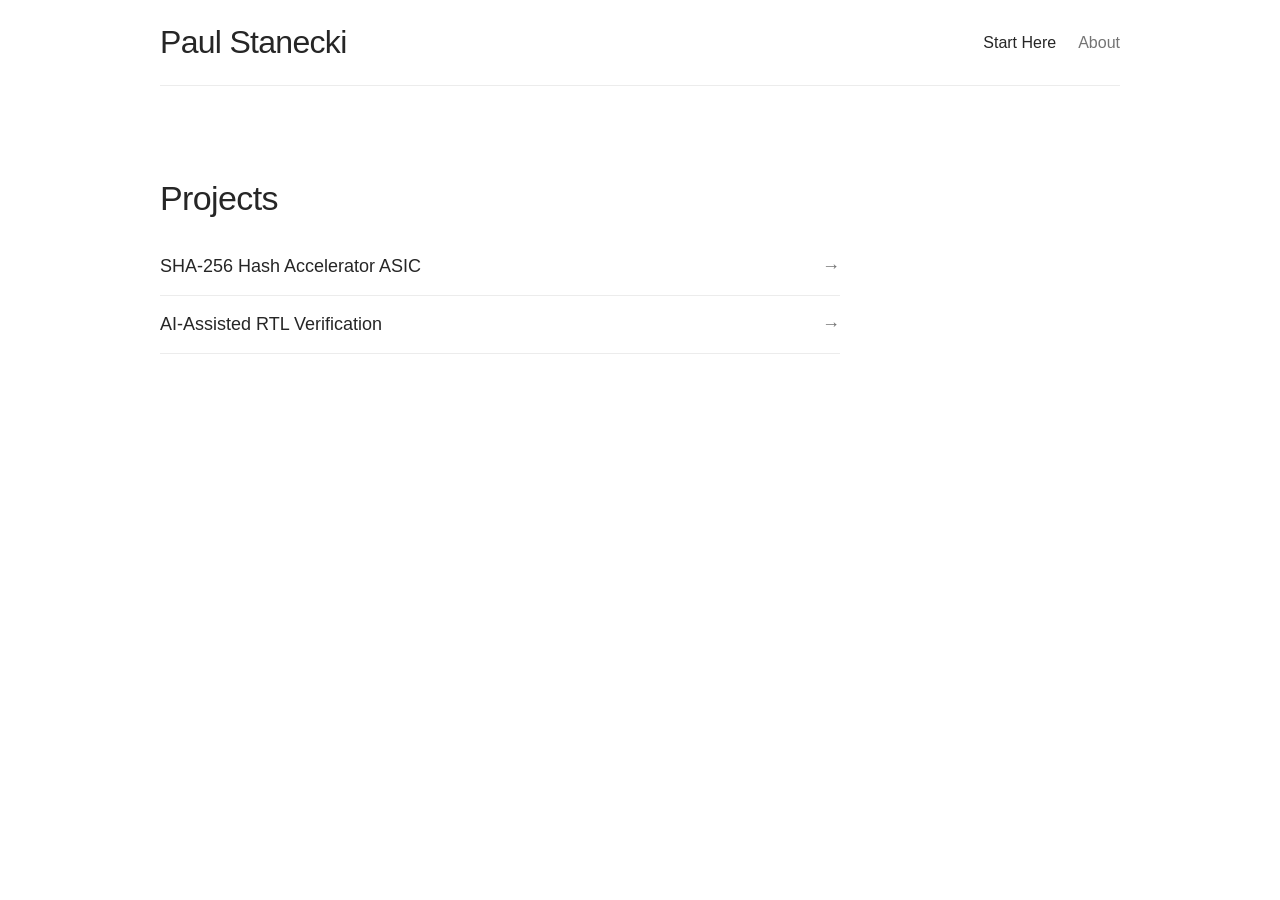
<file: index.html>
<!DOCTYPE html>
<html lang="en">
<head>
    <meta charset="utf-8">
    <meta name="viewport" content="width=device-width, initial-scale=1">
    <meta name="description" content="Paul Stanecki, computer engineering student at Purdue University. Engineering projects and things I’m learning.">
    <title>Paul Stanecki</title>
    <link rel="stylesheet" href="styles.css">
</head>
<body>
    <a class="skip-link" href="#main">Skip to content</a>
    <div class="site">
        <header class="site-header">
            <a class="site-name" href="index.html">Paul Stanecki</a>
            <nav aria-label="Main navigation">
                <a href="index.html" aria-current="page">Start Here</a>
                <a href="about.html">About</a>
            </nav>
        </header>
        <main id="main">
            <section class="projects-section" aria-labelledby="projects-heading">
                <h1 id="projects-heading">Projects</h1>
            <ul class="project-list">
                <li><a href="projects/sha256-accelerator.html">SHA-256 Hash Accelerator ASIC <span aria-hidden="true">→</span></a></li>
                <li><a href="projects/ai-assisted-rtl-verification.html">AI-Assisted RTL Verification <span aria-hidden="true">→</span></a></li>
            </ul>
            </section>
        </main>
    </div>
</body>
</html>
</file>
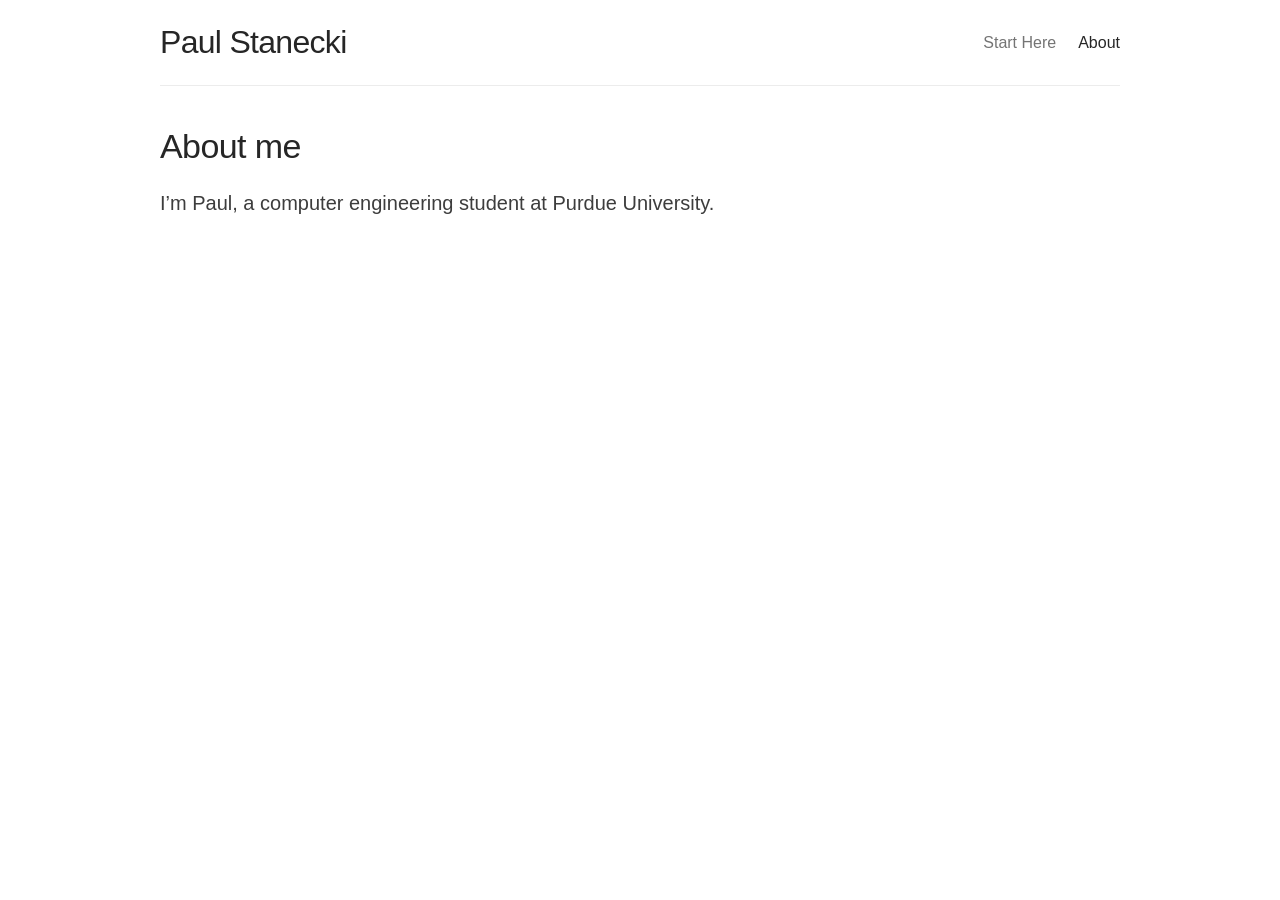
<file: about.html>
<!DOCTYPE html>
<html lang="en">
<head>
    <meta charset="utf-8">
    <meta name="viewport" content="width=device-width, initial-scale=1">
    <meta name="description" content="Paul Stanecki, computer engineering student at Purdue University. Engineering projects and things I’m learning.">
    <title>About — Paul Stanecki</title>
    <link rel="stylesheet" href="styles.css">
</head>
<body>
    <a class="skip-link" href="#main">Skip to content</a>
    <div class="site">
        <header class="site-header">
            <a class="site-name" href="index.html">Paul Stanecki</a>
            <nav aria-label="Main navigation">
                <a href="index.html">Start Here</a>
                <a href="about.html" aria-current="page">About</a>
            </nav>
        </header>
        <main id="main">
            <h1>About me</h1>
            <p class="intro">I’m Paul, a computer engineering student at Purdue University.</p>
        </main>
    </div>
</body>
</html>
</file>
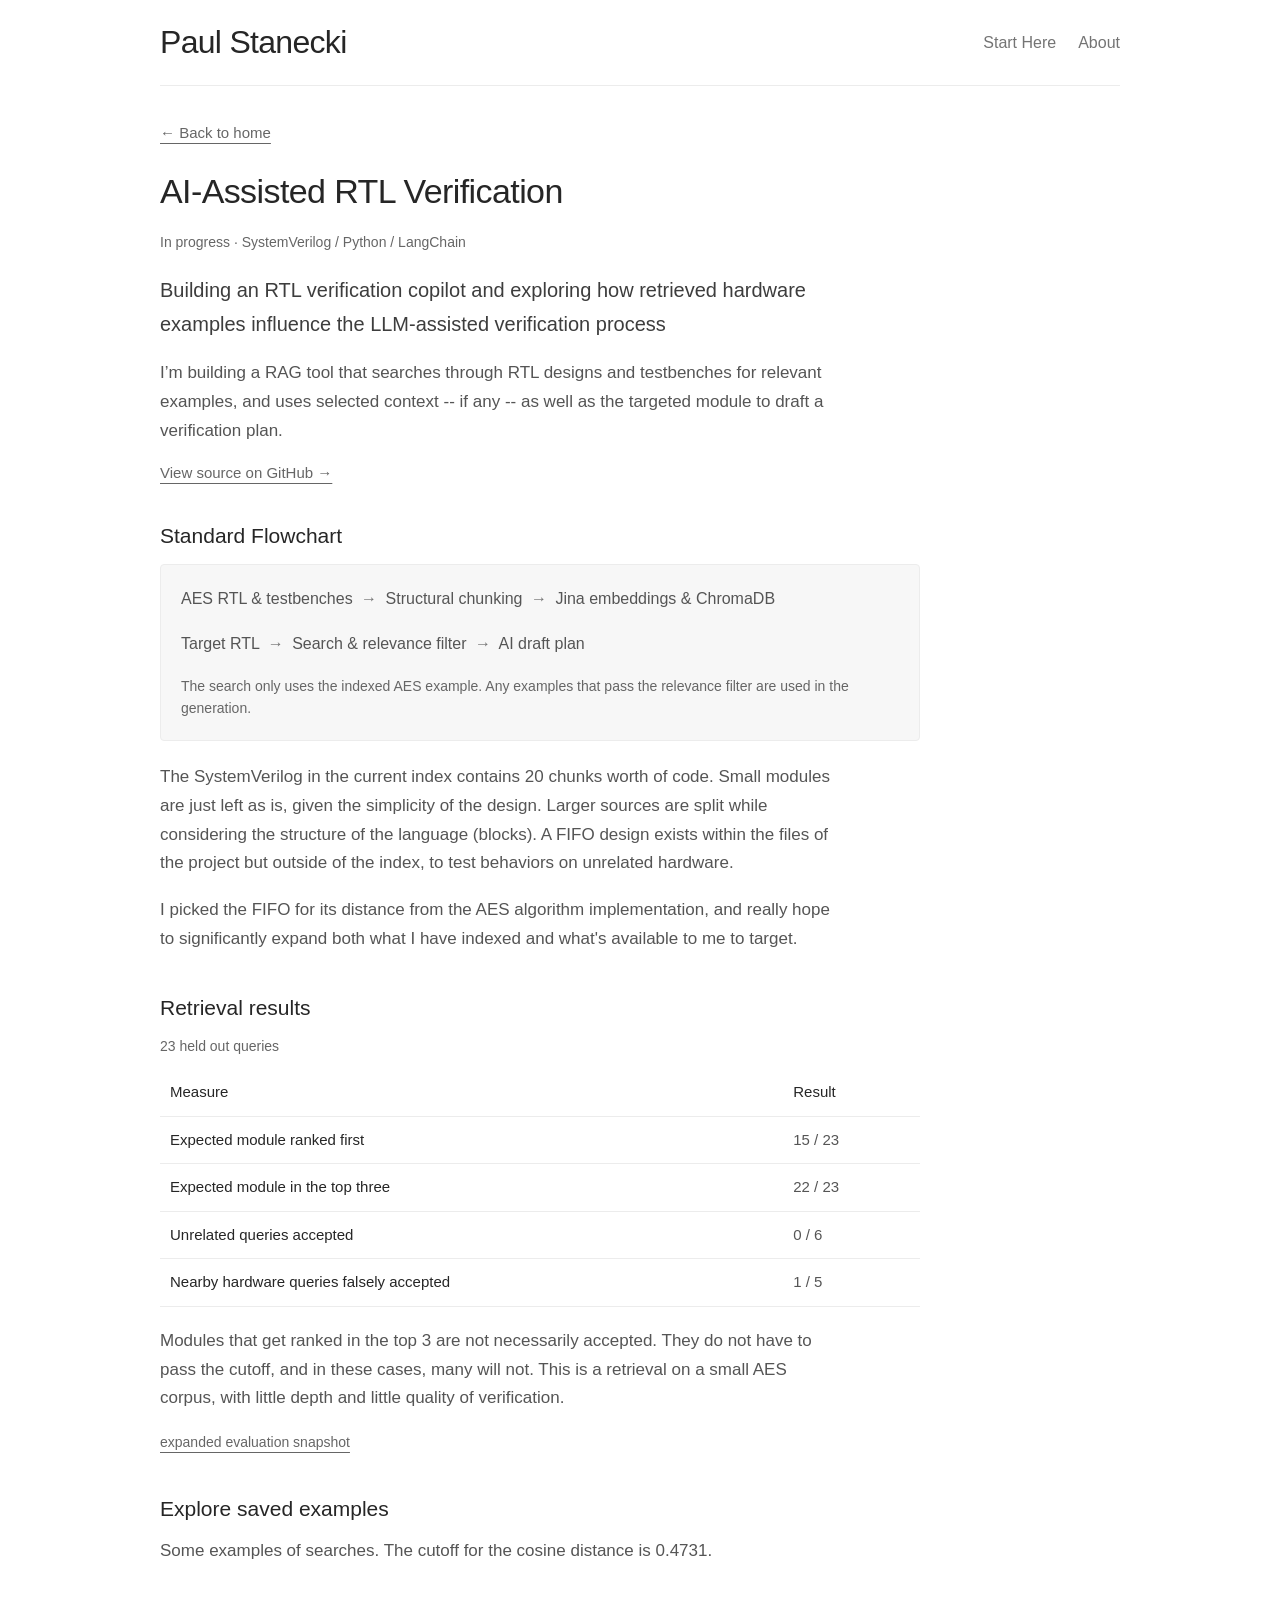
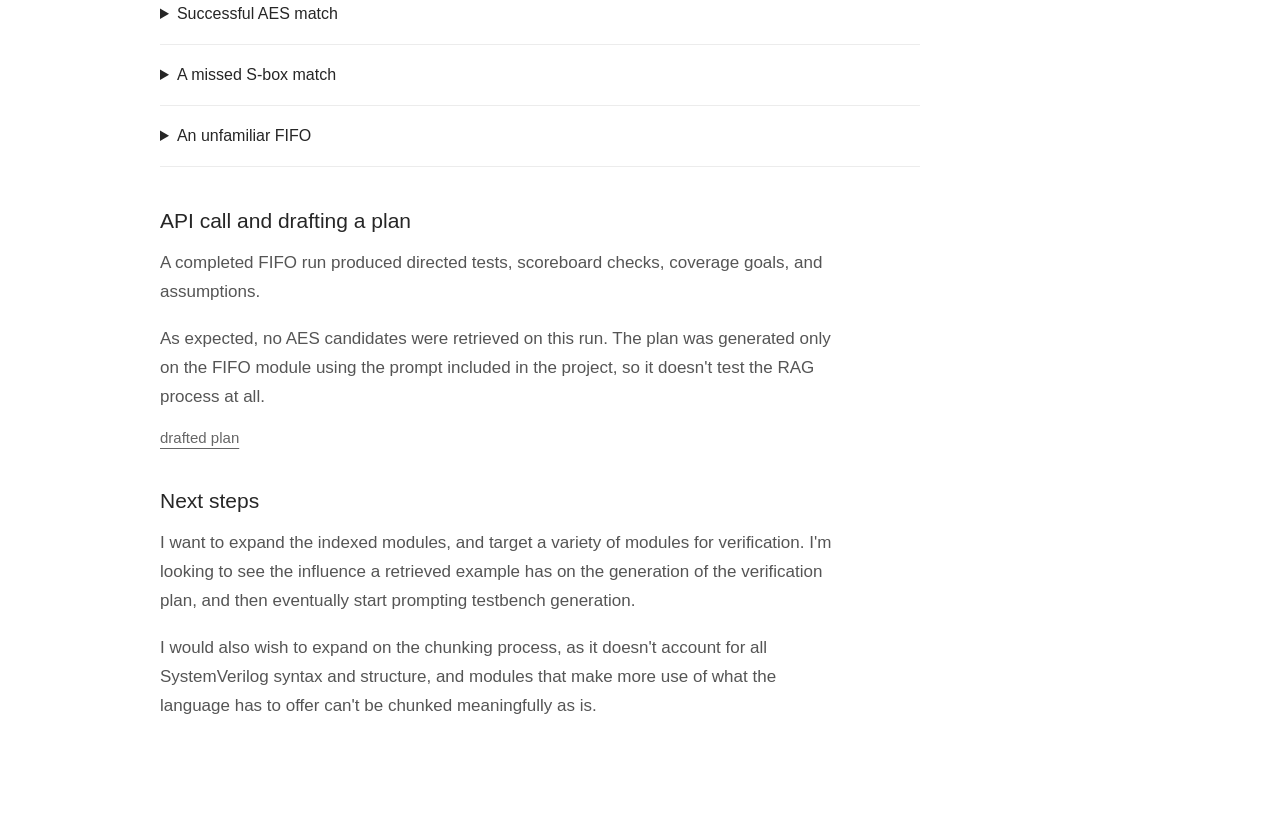
<file: projects/ai-assisted-rtl-verification.html>
<!DOCTYPE html>
<html lang="en">
<head>
    <meta charset="utf-8">
    <meta name="viewport" content="width=device-width, initial-scale=1">
    <meta name="description" content="An in-progress exploration of retrieval and AI-assisted verification planning for SystemVerilog designs.">
    <title>AI-Assisted RTL Verification — Paul Stanecki</title>
    <link rel="stylesheet" href="../styles.css">
</head>
<body>
    <a class="skip-link" href="#main">Skip to content</a>
    <div class="site">
        <header class="site-header">
            <a class="site-name" href="../index.html">Paul Stanecki</a>
            <nav aria-label="Main navigation">
                <a href="../index.html">Start Here</a>
                <a href="../about.html">About</a>
            </nav>
        </header>
        <main id="main" class="case-study">
            <a class="text-link back-link" href="../index.html">← Back to home</a>
            <h1>AI-Assisted RTL Verification</h1>
            <p class="project-status">In progress · SystemVerilog / Python / LangChain</p>
            <p class="intro">Building an RTL verification copilot and exploring how retrieved hardware examples influence the LLM-assisted verification process</p>
            <p>I’m building a RAG tool that searches through RTL designs and testbenches for relevant examples, and uses selected context -- if any -- as well as the targeted module to draft a verification plan.</p>
            <a class="text-link" href="https://github.com/pstanecki/aes">View source on GitHub →</a>

            <section aria-labelledby="pipeline-heading">
                <h2 id="pipeline-heading">Standard Flowchart</h2>
                <figure class="pipeline">
                    <p>AES RTL &amp; testbenches <span aria-hidden="true">→</span> Structural chunking <span aria-hidden="true">→</span> Jina embeddings &amp; ChromaDB</p>
                    <p>Target RTL <span aria-hidden="true">→</span> Search &amp; relevance filter <span aria-hidden="true">→</span> AI draft plan</p>
                    <figcaption>The search only uses the indexed AES example. Any examples that pass the relevance filter are used in the generation.</figcaption>
                </figure>
                <p>The SystemVerilog in the current index contains 20 chunks worth of code. Small modules are just left as is, given the simplicity of the design. Larger sources are split while considering the structure of the language (blocks). A FIFO design exists within the files of the project but outside of the index, to test behaviors on unrelated hardware.</p>
                <p>I picked the FIFO for its distance from the AES algorithm implementation, and really hope to significantly expand both what I have indexed and what's available to me to target.</p>
            </section>

            <section aria-labelledby="results-heading">
                <h2 id="results-heading">Retrieval results</h2>
                <div class="table-scroll"><table>
                    <caption>23 held out queries</caption>
                    <thead><tr><th scope="col">Measure</th><th scope="col">Result</th></tr></thead>
                    <tbody>
                        <tr><th scope="row">Expected module ranked first</th><td>15 / 23</td></tr>
                        <tr><th scope="row">Expected module in the top three</th><td>22 / 23</td></tr>
                        <tr><th scope="row">Unrelated queries accepted</th><td>0 / 6</td></tr>
                        <tr><th scope="row">Nearby hardware queries falsely accepted</th><td>1 / 5</td></tr>
                    </tbody>
                </table></div>
                <p>Modules that get ranked in the top 3 are not necessarily accepted. They do not have to pass the cutoff, and in these cases, many will not. This is a retrieval on a small AES corpus, with little depth and little quality of verification.</p>
                <p class="source-note"><a href="ai-verification-artifacts/retrieval-results.json">expanded evaluation snapshot</a></p>
            </section>

            <section aria-labelledby="examples-heading">
                <h2 id="examples-heading">Explore saved examples</h2>
                <p>Some examples of searches. The cutoff for the cosine distance is 0.4731.</p>
                <details class="retrieval-example">
                    <summary>Successful AES match</summary>
                    <p>Permute the rows of a 128 bit encryption state by rotating bytes</p>
                    <div class="table-scroll"><table><caption>Top three retrieved chunks</caption><thead><tr><th scope="col">Module</th><th scope="col">Distance</th><th scope="col">Cutoff</th></tr></thead><tbody><tr><td><code>aes_shiftrows</code></td><td>0.4126</td><td>Pass</td></tr><tr><td><code>aes_shiftrows_tb</code></td><td>0.4618</td><td>Pass</td></tr><tr><td><code>aes_mixcolumns_tb</code></td><td>0.4643</td><td>Pass</td></tr></tbody></table></div>
                    <p>aes_shiftrows is the expected module. Ranks first and passed the cutoff which is nice.</p>
                </details>
                <details class="retrieval-example">
                    <summary>A missed S-box match</summary>
                    <p>Find the combinational case table that maps each possible input byte to its Rijndael substitution value.</p>
                    <div class="table-scroll"><table><caption>Top three retrieved chunks</caption><thead><tr><th scope="col">Module</th><th scope="col">Distance</th><th scope="col">Cutoff</th></tr></thead><tbody><tr><td><code>aes_subbytes</code></td><td>0.4941</td><td>Reject</td></tr><tr><td><code>aes_mixcolumns_tb</code></td><td>0.5106</td><td>Reject</td></tr><tr><td><code>aes_subbytes_tb</code></td><td>0.5495</td><td>Reject</td></tr></tbody></table></div>
                    <p>aes_subbox is the expected module, and is absent from all three. The query describes a slightly different implementation of the sbox, so it is slightly misleading as far as what we're looking for. The three modules that do rank all passed the cutoff.</p>
                </details>
                <details class="retrieval-example">
                    <summary>An unfamiliar FIFO</summary>
                    <p>Query: held-out sync_fifo RTL source</p>
                    <div class="table-scroll"><table><caption>Top three retrieved chunks</caption><thead><tr><th scope="col">Module</th><th scope="col">Distance</th><th scope="col">Cutoff</th></tr></thead><tbody><tr><td><code>aes_full_tb</code></td><td>0.6112</td><td>Reject</td></tr><tr><td><code>aes_full</code></td><td>0.6252</td><td>Reject</td></tr><tr><td><code>aes_full</code></td><td>0.6283</td><td>Reject</td></tr></tbody></table></div>
                    <p>All three AES candidates did not pass the cutoff. The planner goes on without using the examples.</p>
                </details>
            </section>

            <section aria-labelledby="plan-heading">
                <h2 id="plan-heading">API call and drafting a plan</h2>
                <p>A completed FIFO run produced directed tests, scoreboard checks, coverage goals, and assumptions. <M-D-2></p>
                <p>As expected, no AES candidates were retrieved on this run. The plan was generated only on the FIFO module using the prompt included in the project, so it doesn't test the RAG process at all.</p>
                <a class="text-link" href="ai-verification-artifacts/fifo-plan.md">drafted plan</a>
            </section>

            <section aria-labelledby="next-heading">
                <h2 id="next-heading">Next steps</h2>
		<p>I want to expand the indexed modules, and target a variety of modules for verification. I'm looking to see the influence a retrieved example has on the generation of the verification plan, and then eventually start prompting testbench generation.</p> 
		<p>I would also wish to expand on the chunking process, as it doesn't account for all SystemVerilog syntax and structure, and modules that make more use of what the language has to offer can't be chunked meaningfully as is.</p>
            </section>
        </main>
    </div>
</body>
</html>
</file>
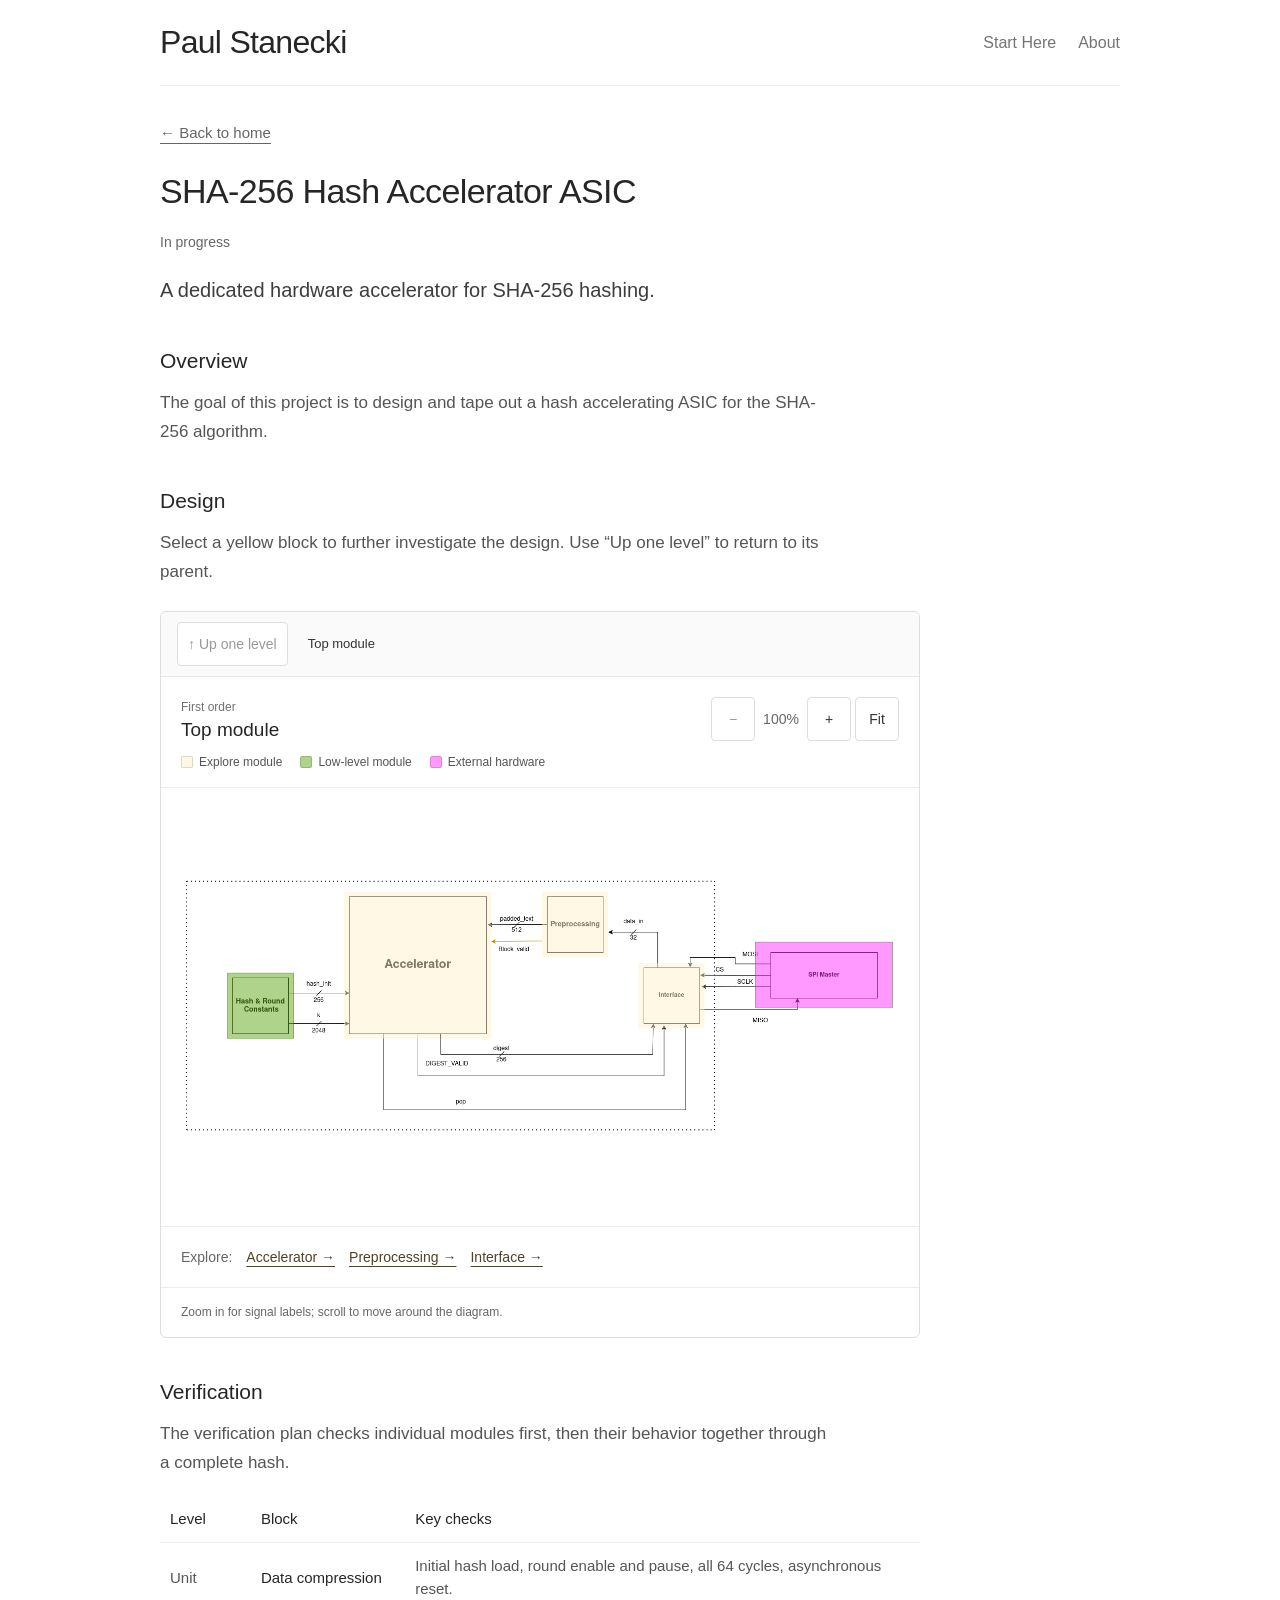
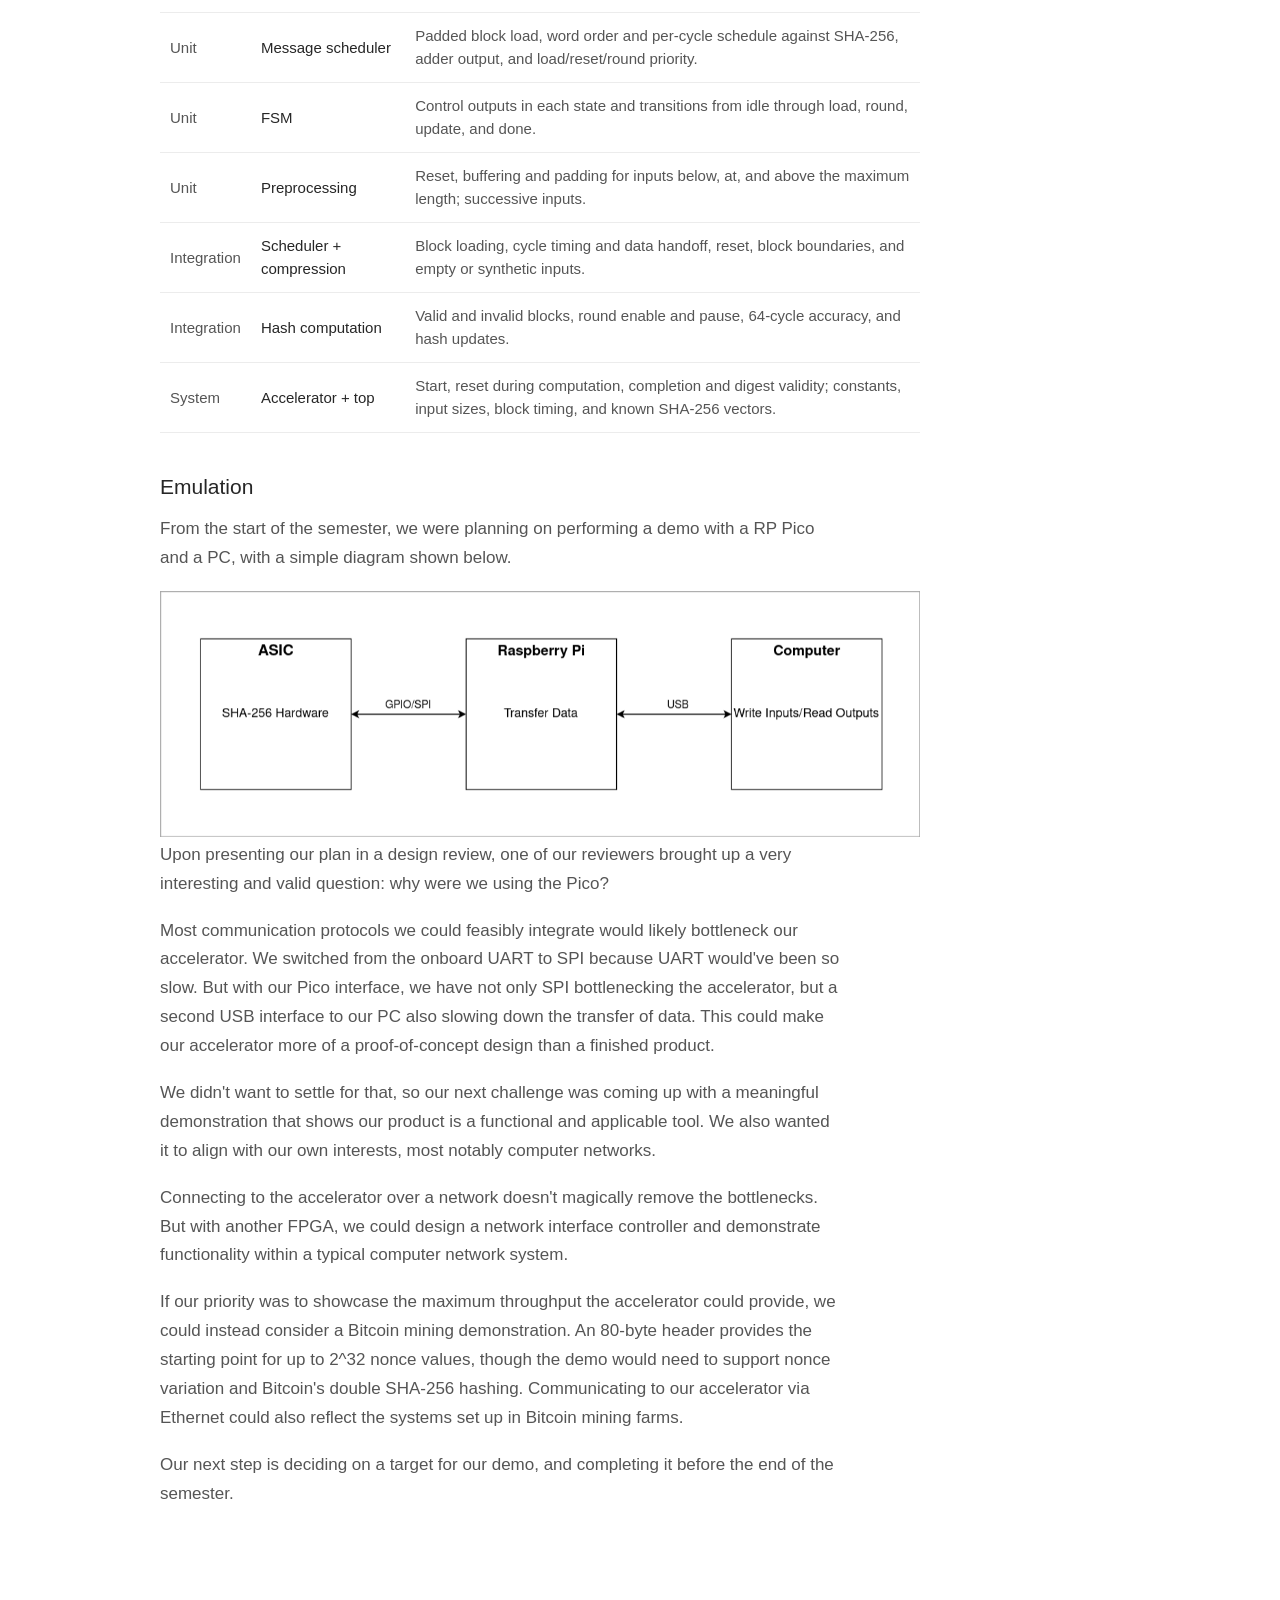
<file: projects/sha256-accelerator.html>
<!DOCTYPE html>
<html lang="en">
<head>
    <meta charset="utf-8">
    <meta name="viewport" content="width=device-width, initial-scale=1">
    <meta name="description" content="A future project showcase for a SHA-256 hash accelerator ASIC.">
    <title>SHA-256 Hash Accelerator ASIC — Paul Stanecki</title>
    <link rel="stylesheet" href="../styles.css">
    <link rel="stylesheet" href="sha256-diagrams/viewer.css">
    <script src="sha256-diagrams/viewer.js" defer></script>
</head>
<body>
    <a class="skip-link" href="#main">Skip to content</a>
    <div class="site">
        <header class="site-header">
            <a class="site-name" href="../index.html">Paul Stanecki</a>
            <nav aria-label="Main navigation">
                <a href="../index.html">Start Here</a>
                <a href="../about.html">About</a>
            </nav>
        </header>
        <main id="main" class="case-study">
            <a class="text-link back-link" href="../index.html">← Back to home</a>
            <h1>SHA-256 Hash Accelerator ASIC</h1>
            <p class="project-status">In progress</p>
            <p class="intro">A dedicated hardware accelerator for SHA-256 hashing.</p>

            <!-- Replace the placeholders below as the project develops. -->
            <section aria-labelledby="overview-heading">
                <h2 id="overview-heading">Overview</h2>
                <p>The goal of this project is to design and tape out a hash accelerating ASIC for the SHA-256 algorithm.</p>
            </section>

            <section aria-labelledby="design-heading">
                <h2 id="design-heading">Design</h2>
                <p>Select a yellow block to further investigate the design. Use “Up one level” to return to its parent.</p>
                <div class="rtl-viewer" data-rtl-viewer>
                    <div class="rtl-toolbar" hidden>
                        <button type="button" class="rtl-up" data-up disabled>↑ Up one level</button>
                        <nav class="rtl-breadcrumbs" aria-label="Diagram hierarchy" data-breadcrumbs></nav>
                    </div>
                    <div class="rtl-heading">
                        <div>
                            <span class="rtl-order" data-order>First order</span>
                            <h3 id="rtl-title" tabindex="-1" data-title>Top module</h3>
                        </div>
                        <div class="rtl-zoom" role="group" aria-label="Diagram zoom" hidden>
                            <button type="button" data-zoom-out aria-label="Zoom out" disabled>−</button>
                            <output data-zoom-label aria-live="polite" aria-label="Zoom level">100%</output>
                            <button type="button" data-zoom-in aria-label="Zoom in">+</button>
                            <button type="button" data-fit>Fit</button>
                        </div>
                    </div>
                    <ul class="rtl-legend" aria-label="Block colors">
                        <li><span class="rtl-swatch rtl-yellow" aria-hidden="true"></span>Explore module</li>
                        <li><span class="rtl-swatch rtl-green" aria-hidden="true"></span>Low-level module</li>
                        <li><span class="rtl-swatch rtl-pink" aria-hidden="true"></span>External hardware</li>
                    </ul>
                    <div class="rtl-viewport" tabindex="0" role="region" aria-labelledby="rtl-title" aria-describedby="rtl-view-help" data-viewport>
                        <div class="rtl-stage" data-stage>
                            <svg xmlns="http://www.w3.org/2000/svg" viewBox="-18 62 1430 530" role="img" aria-label="Top module: Accelerator, Preprocessing, and Interface, connected to Hash and Round Constants and an external SPI Master." data-diagram>
                                <image href="sha256-diagrams/page-1.png" width="2541" height="2725" />
                            </svg>
                            <div class="rtl-hotspots" data-hotspots></div>
                        </div>
                    </div>
                    <div class="rtl-explore" data-explore hidden></div>
                    <div class="rtl-footer">
                        <p id="rtl-view-help">Zoom in for signal labels; scroll to move around the diagram.</p>
                    </div>
                    <p class="rtl-sr-only" aria-live="polite" aria-atomic="true" data-status></p>
                    <noscript><p class="rtl-no-script">Enable JavaScript to explore the modules, or open the original diagrams above.</p></noscript>
                </div>
            </section>

            <section aria-labelledby="verification-heading">
                <h2 id="verification-heading">Verification</h2>
                <p>The verification plan checks individual modules first, then their behavior together through a complete hash.</p>
                <div class="table-scroll">
                    <table>
                        <thead>
                            <tr><th scope="col">Level</th><th scope="col">Block</th><th scope="col">Key checks</th></tr>
                        </thead>
                        <tbody>
                            <tr><td>Unit</td><th scope="row">Data compression</th><td>Initial hash load, round enable and pause, all 64 cycles, asynchronous reset.</td></tr>
                            <tr><td>Unit</td><th scope="row">Message scheduler</th><td>Padded block load, word order and per-cycle schedule against SHA-256, adder output, and load/reset/round priority.</td></tr>
                            <tr><td>Unit</td><th scope="row">FSM</th><td>Control outputs in each state and transitions from idle through load, round, update, and done.</td></tr>
                            <tr><td>Unit</td><th scope="row">Preprocessing</th><td>Reset, buffering and padding for inputs below, at, and above the maximum length; successive inputs.</td></tr>
                            <tr><td>Integration</td><th scope="row">Scheduler + compression</th><td>Block loading, cycle timing and data handoff, reset, block boundaries, and empty or synthetic inputs.</td></tr>
                            <tr><td>Integration</td><th scope="row">Hash computation</th><td>Valid and invalid blocks, round enable and pause, 64-cycle accuracy, and hash updates.</td></tr>
                            <tr><td>System</td><th scope="row">Accelerator + top</th><td>Start, reset during computation, completion and digest validity; constants, input sizes, block timing, and known SHA-256 vectors.</td></tr>
                        </tbody>
                    </table>
                </div>
            </section>

            <section aria-labelledby="results-heading">
                <h2 id="results-heading">Emulation</h2>
		<p>From the start of the semester, we were planning on performing a demo with a RP Pico and a PC, with a simple diagram shown below.</p>
		<img src="sha256-diagrams/emulation-demo.png" alt="Demo setup: the SHA-256 ASIC communicates with a Raspberry Pi over GPIO or SPI, and the Raspberry Pi transfers data to and from a computer over USB." style="max-width: 100%; height: auto;">
		<p>Upon presenting our plan in a design review, one of our reviewers brought up a very interesting and valid question: why were we using the Pico?</p>
		<p>Most communication protocols we could feasibly integrate would likely bottleneck our accelerator. We switched from the onboard UART to SPI because UART would've been so slow. But with our Pico interface, we have not only SPI bottlenecking the accelerator, but a second USB interface to our PC also slowing down the transfer of data. This could make our accelerator more of a proof-of-concept design than a finished product.</p>
		<p>We didn't want to settle for that, so our next challenge was coming up with a meaningful demonstration that shows our product is a functional and applicable tool. We also wanted it to align with our own interests, most notably computer networks.</p>
		<p>Connecting to the accelerator over a network doesn't magically remove the bottlenecks. But with another FPGA, we could design a network interface controller and demonstrate functionality within a typical computer network system.</p>
		<p>If our priority was to showcase the maximum throughput the accelerator could provide, we could instead consider a Bitcoin mining demonstration. An 80-byte header provides the starting point for up to 2^32 nonce values, though the demo would need to support nonce variation and Bitcoin's double SHA-256 hashing. Communicating to our accelerator via Ethernet could also reflect the systems set up in Bitcoin mining farms.</p>
		<p>Our next step is deciding on a target for our demo, and completing it before the end of the semester.</p>
            </section>
        </main>
    </div>
</body>
</html>
</file>
<file: styles.css>
:root {
    color-scheme: light;
    font-family: -apple-system, BlinkMacSystemFont, "Segoe UI", Roboto, Helvetica, Arial, sans-serif;
    color: #262626;
    background: #fff;
    font-synthesis: none;
    text-rendering: optimizeLegibility;
    -webkit-font-smoothing: antialiased;
}

* { box-sizing: border-box; }
body { margin: 0; }
a { color: inherit; text-underline-offset: 5px; }
a:focus-visible { outline: 2px solid #335e85; outline-offset: 6px; border-radius: 2px; }
.site { width: min(100% - 48px, 960px); margin-inline: auto; }
.site-header {
    display: flex;
    align-items: center;
    justify-content: space-between;
    gap: 24px;
    padding-block: 24px;
    border-bottom: 1px solid #ececec;
}
.site-name { font-size: 32px; font-weight: 400; letter-spacing: -.7px; text-decoration: none; }
nav { display: flex; flex-wrap: wrap; gap: 22px; }
nav a { color: #747474; font-size: 16px; text-decoration: none; }
nav a:hover, nav a[aria-current="page"] { color: #262626; }
nav a:hover { text-decoration: underline; }
main { padding-block: 38px 80px; }
h1 { margin: 0 0 18px; font-size: clamp(28px, 4vw, 34px); font-weight: 400; line-height: 1.3; letter-spacing: -.6px; }
p { max-width: 680px; margin: 0 0 18px; color: #555; font-size: 17px; line-height: 1.7; }
.intro { font-size: 20px; color: #3d3d3d; }
h2 { margin: 0 0 16px; font-size: 21px; font-weight: 500; }
.projects-section { margin-top: 52px; max-width: 680px; }
.project-list { list-style: none; padding: 0; margin: 0 0 24px; max-width: 680px; }
.project-list li { border-bottom: 1px solid #ececec; }
.project-list a { display: flex; justify-content: space-between; align-items: center; gap: 20px; padding-block: 18px; font-size: 18px; text-decoration: none; }
.project-list a:hover { text-decoration: underline; }
.project-list span { color: #747474; }
.text-link { color: #666; font-size: 15px; }
.back-link { display: inline-block; margin-bottom: 28px; }
.skip-link { position: absolute; top: -100px; left: 16px; padding: 12px; background: #fff; }
.skip-link:focus { top: 12px; }
.case-study { max-width: 760px; }
.case-study section { margin-top: 42px; }
.project-status, .case-study .source-note { font-size: 14px; color: #666; }
.pipeline { margin: 0 0 22px; padding: 20px; background: #f7f7f7; border: 1px solid #ececec; border-radius: 4px; }
.pipeline p { font-size: 16px; }
.pipeline span { padding-inline: 4px; color: #747474; }
.pipeline figcaption { color: #666; font-size: 14px; line-height: 1.6; }
.table-scroll { overflow-x: auto; margin-bottom: 20px; }
.case-study table { width: 100%; border-collapse: collapse; font-size: 15px; line-height: 1.5; }
.case-study caption { text-align: left; color: #666; font-size: 14px; padding-bottom: 12px; }
.case-study th, .case-study td { text-align: left; padding: 12px 10px; border-bottom: 1px solid #ececec; }
.case-study th { font-weight: 500; }
.case-study td { color: #555; }
.retrieval-example { border-bottom: 1px solid #ececec; }
.retrieval-example summary { padding: 18px 0; cursor: pointer; line-height: 1.5; }
.retrieval-example summary:focus-visible { outline: 2px solid #335e85; outline-offset: 3px; }
.retrieval-example code { font-size: 13px; overflow-wrap: anywhere; }
.case-study blockquote { margin: 22px 0; padding: 4px 0 4px 20px; border-left: 3px solid #ccc; }
.case-study blockquote p { margin-bottom: 10px; }
.case-study cite { color: #666; font-size: 14px; font-style: normal; }
@media (max-width: 600px) {
    .site { width: calc(100% - 40px); }
    .site-header { align-items: flex-start; flex-direction: column; gap: 18px; padding-block: 22px; }
    .site-name { font-size: 28px; }
    nav { gap: 24px; }
    main { padding-top: 30px; }
    .intro { font-size: 18px; }
    .projects-section { margin-top: 40px; }
}
</file>
<file: projects/sha256-diagrams/viewer.css>
.rtl-viewer {
    margin-top: 24px;
    border: 1px solid #ddd;
    border-radius: 6px;
    overflow: hidden;
    background: #fff;
}

.rtl-viewer [hidden] { display: none; }
.rtl-viewer button { font: inherit; cursor: pointer; }
.rtl-viewer button:disabled { color: #999; cursor: default; }
.rtl-viewer button:focus-visible,
.rtl-viewport:focus-visible {
    outline: 2px solid #335e85;
    outline-offset: -3px;
}

.rtl-toolbar {
    display: flex;
    flex-wrap: wrap;
    align-items: center;
    gap: 4px 16px;
    padding: 10px 16px;
    border-bottom: 1px solid #e8e8e8;
    background: #fafafa;
}

.rtl-viewer .rtl-up {
    flex-shrink: 0;
    min-height: 44px;
    padding: 6px 10px;
    border: 1px solid #ddd;
    border-radius: 4px;
    background: #fff;
    color: #333;
    font-size: 14px;
}

.rtl-up:not(:disabled):hover { border-color: #888; }
.rtl-breadcrumbs { display: block; }
.rtl-breadcrumbs ol {
    display: flex;
    flex-wrap: wrap;
    align-items: center;
    gap: 0 6px;
    margin: 0;
    padding: 0;
    list-style: none;
    font-size: 13px;
    line-height: 1.5;
}

.rtl-breadcrumbs li { display: flex; align-items: center; }
.rtl-breadcrumbs li + li::before { content: "/"; color: #aaa; margin-right: 6px; }
.rtl-breadcrumbs button {
    min-height: 44px;
    padding: 4px;
    border: 0;
    background: none;
    color: #666;
    text-decoration: underline;
    text-underline-offset: 3px;
}
.rtl-breadcrumbs [aria-current] { color: #333; padding: 4px; }
.rtl-breadcrumbs button:hover { color: #222; }

.rtl-heading {
    display: flex;
    flex-wrap: wrap;
    align-items: center;
    justify-content: space-between;
    gap: 12px;
    padding: 20px 20px 12px;
}

.rtl-order { color: #707070; font-size: 12px; }
.rtl-heading h3 { margin: 4px 0 0; color: #262626; font-size: 19px; font-weight: 500; }
.rtl-heading h3:focus { outline: none; }
.rtl-zoom { display: flex; align-items: center; gap: 4px; font-size: 14px; }
.rtl-zoom button {
    min-width: 44px;
    min-height: 44px;
    padding: 4px 10px;
    border: 1px solid #ddd;
    border-radius: 4px;
    background: #fff;
    color: #333;
}
.rtl-zoom button:not(:disabled):hover { background: #f4f4f4; }
.rtl-zoom output { min-width: 44px; text-align: center; color: #666; font-variant-numeric: tabular-nums; }

.rtl-legend {
    display: flex;
    flex-wrap: wrap;
    gap: 8px 18px;
    margin: 0;
    padding: 0 20px 16px;
    list-style: none;
    color: #555;
    font-size: 12px;
    line-height: 1.5;
}
.rtl-legend li { display: flex; align-items: center; gap: 6px; }
.rtl-swatch { width: 12px; height: 12px; border: 1px solid #0002; border-radius: 2px; }
.rtl-yellow { background: #fff8e5; }
.rtl-green { background: #afd38a; }
.rtl-pink { background: #ff99ff; }

.rtl-viewport {
    display: flex;
    height: clamp(300px, 48vw, 440px);
    overflow: auto;
    overscroll-behavior: contain;
    padding: 16px;
    border-block: 1px solid #ececec;
    background: #fff;
}
.rtl-stage { position: relative; flex: none; width: 100%; margin: auto; }
.rtl-stage svg { display: block; width: 100%; height: auto; }
.rtl-hotspots { position: absolute; inset: 0; pointer-events: none; }
.rtl-hotspot {
    position: absolute;
    padding: 0;
    border: 2px solid transparent;
    border-radius: 2px;
    background: transparent;
    pointer-events: auto;
    touch-action: manipulation;
}
.rtl-hotspot:hover,
.rtl-hotspot:focus-visible {
    border-color: #a27a22;
    background: #eac15a18;
    box-shadow: 0 0 0 3px #a27a221f;
}

.rtl-explore {
    display: flex;
    flex-wrap: wrap;
    align-items: center;
    gap: 2px 14px;
    padding: 8px 20px;
    border-bottom: 1px solid #ececec;
    font-size: 14px;
    color: #666;
}
.rtl-explore button {
    min-height: 44px;
    padding: 6px 0;
    border: 0;
    background: none;
    color: #4e4329;
    text-align: left;
    text-decoration: underline;
    text-underline-offset: 4px;
}
.rtl-explore button:hover { color: #222; }
.rtl-explore p { margin: 4px 0; font-size: 14px; }
.rtl-footer { padding: 14px 20px; }
.rtl-footer p { margin: 0; font-size: 12px; line-height: 1.8; color: #666; }
.rtl-no-script { padding: 0 20px; font-size: 14px; }
.rtl-sr-only {
    position: absolute;
    width: 1px;
    height: 1px;
    padding: 0;
    margin: -1px;
    overflow: hidden;
    clip-path: inset(50%);
    white-space: nowrap;
    border: 0;
}

@media (max-width: 600px) {
    .rtl-toolbar { padding: 8px 12px; }
    .rtl-heading { padding: 16px 12px 12px; }
    .rtl-legend { padding-inline: 12px; gap: 8px 12px; }
    .rtl-viewport { padding: 10px; }
    .rtl-explore, .rtl-footer { padding-inline: 12px; }
}
</file>
